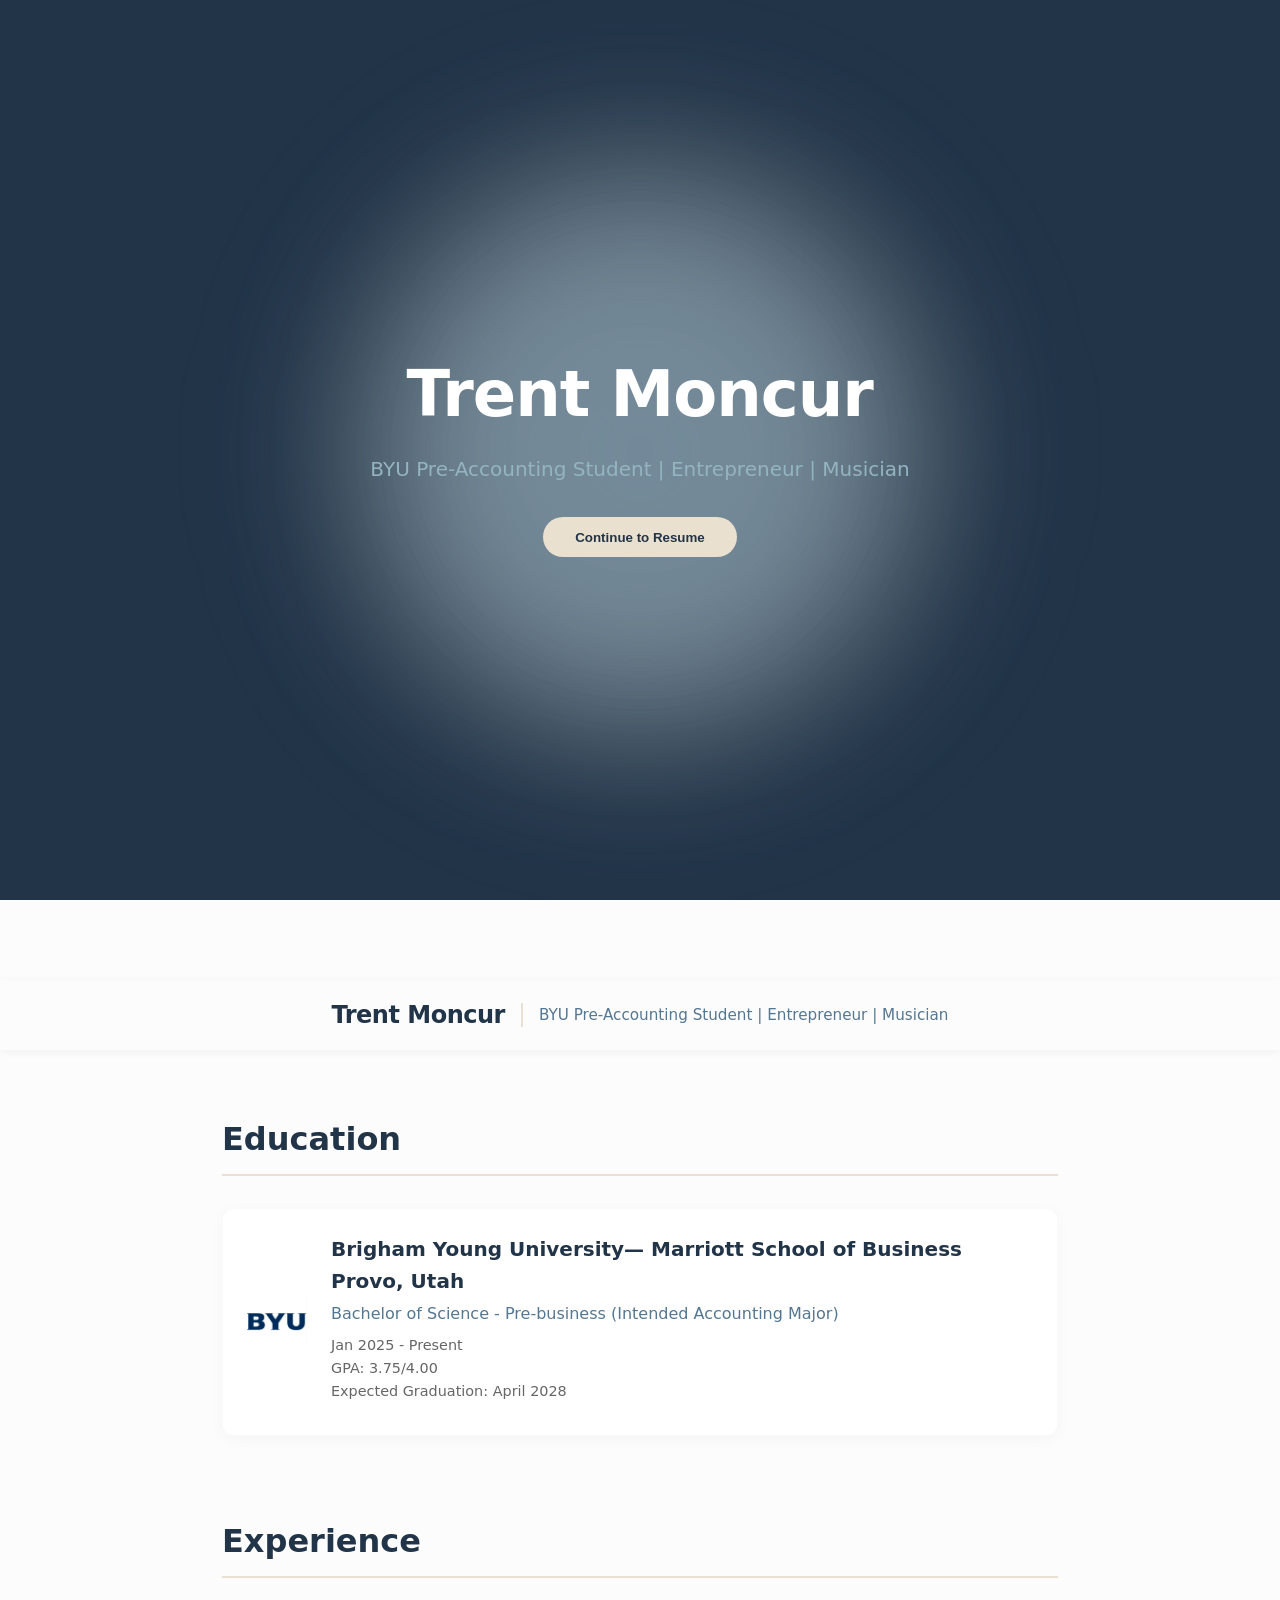
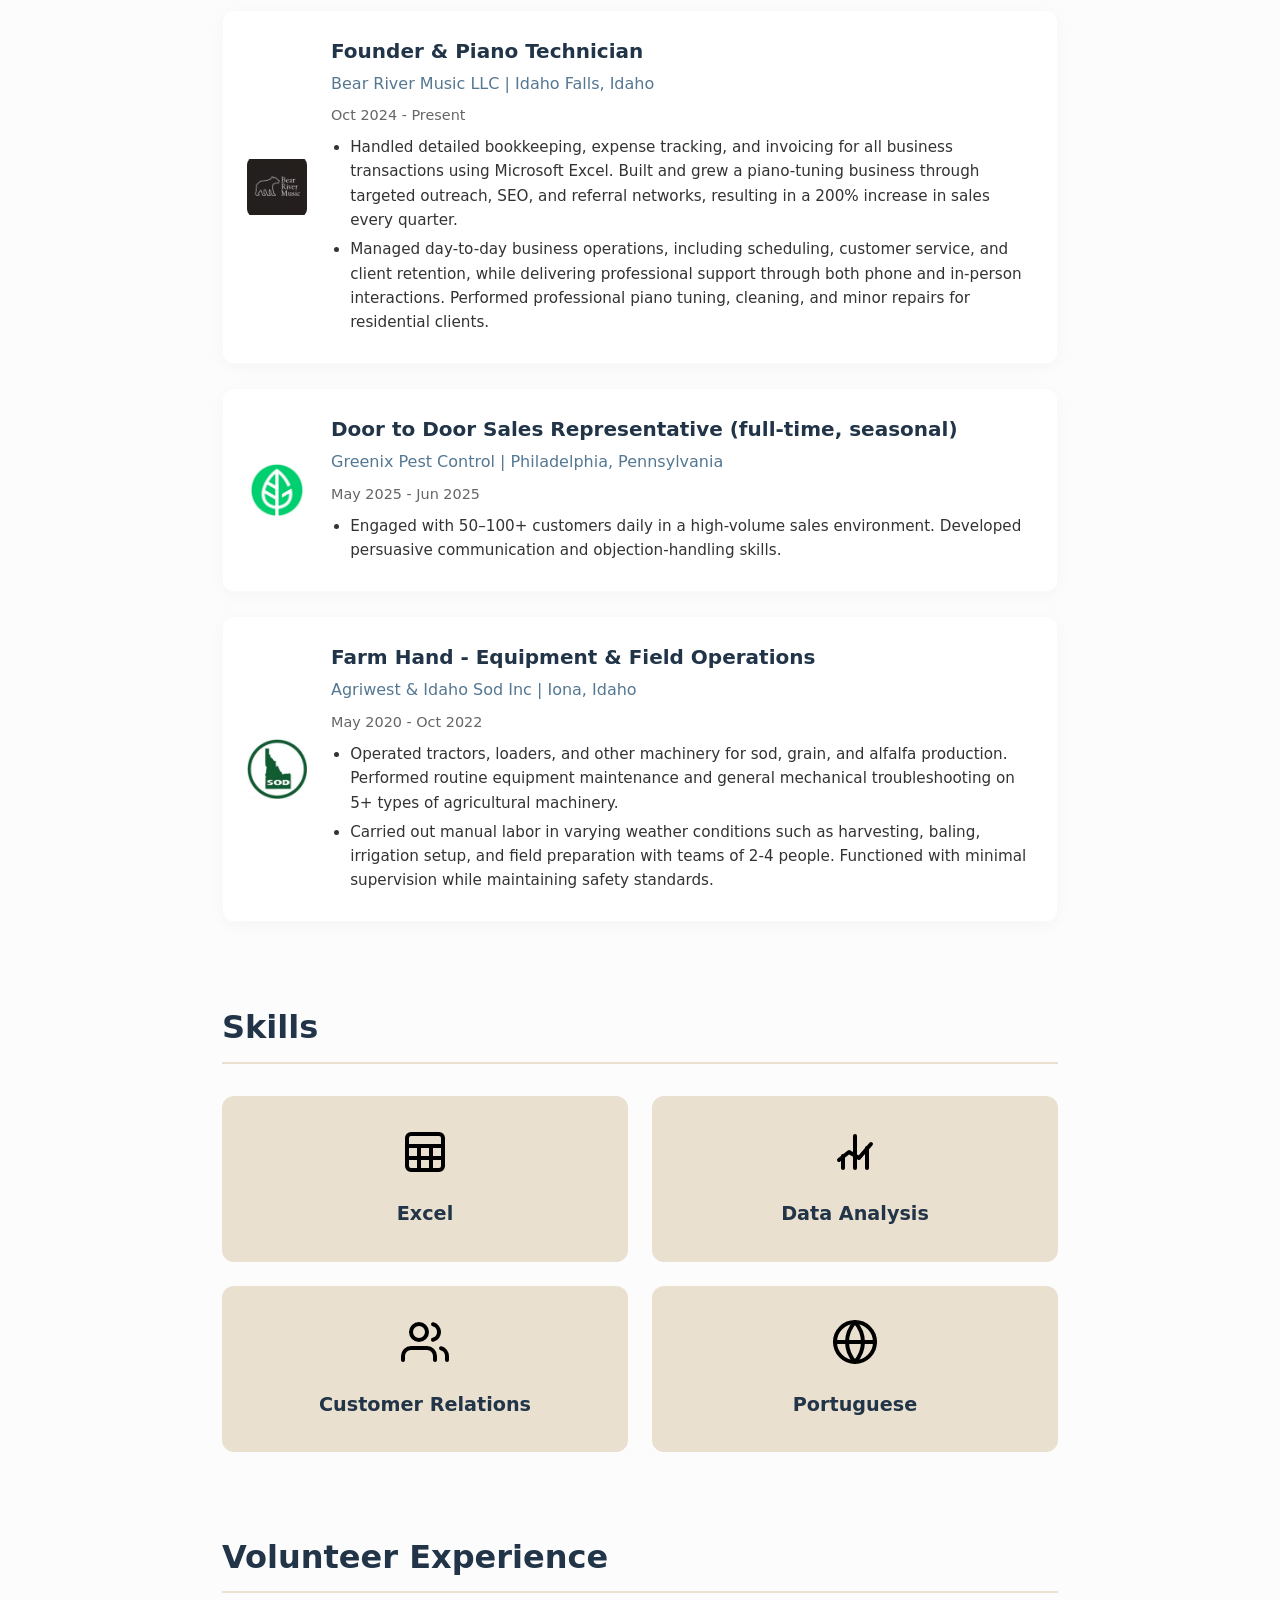
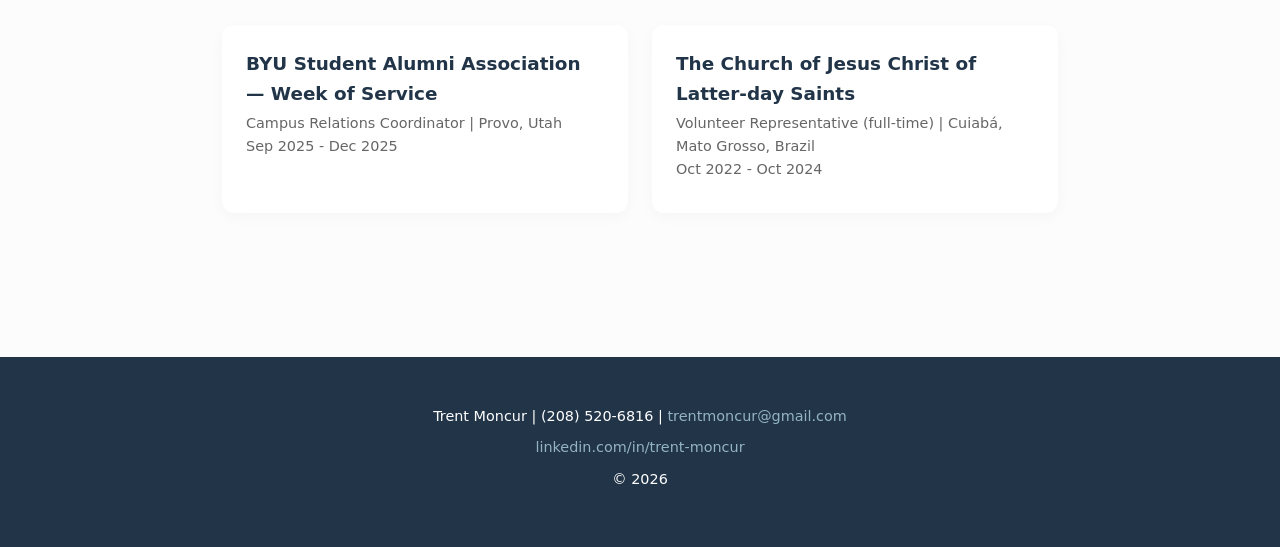
<file: index.html>
<!DOCTYPE html>
<html lang="en">

<head>
    <meta charset="UTF-8">
    <meta name="viewport" content="width=device-width, initial-scale=1.0">
    <title>Trent Moncur | Resume</title>
    <link rel="stylesheet" href="styles.css">
</head>

<body>

    <!-- HERO SECTION -->
    <section id="hero">
        <div class="blobs-container">
            <div class="blob blob-1"></div>
            <div class="blob blob-2"></div>
            <div class="blob blob-3"></div>
        </div>

        <div class="hero-content">
            <div class="intro-animation">
                <div class="shape shape-circle"></div>
                <div class="shape shape-square"></div>
                <div class="shape shape-triangle"></div>
            </div>
            <h1 class="name-text">Trent Moncur</h1>
            <p class="subtitle">BYU Pre-Accounting Student | Entrepreneur | Musician</p>
            <button id="continue-btn" class="btn-primary">Continue to Resume</button>
        </div>
    </section>

    <!-- HEADER -->
    <header>
        <div class="header-content">
            <h2>Trent Moncur</h2>
            <span class="header-subtitle">BYU Pre-Accounting Student | Entrepreneur | Musician</span>
        </div>
    </header>

    <main>
        <!-- EDUCATION SECTION -->
        <section id="education">
            <h2 class="section-title">Education</h2>

            <div class="listing open-modal" data-modal-id="byu-education">
                <div class="listing-logo-container">
                    <img src="assets/logos/BYUlogo.png" alt="BYU Logo">
                </div>
                <div class="listing-info">
                    <h3>Brigham Young University— Marriott School of Business Provo, Utah</h3>
                    <h4>Bachelor of Science - Pre-business (Intended Accounting Major)</h4>
                    <div class="listing-meta">
                        Jan 2025 - Present <br>
                        GPA: 3.75/4.00 <br>
                        Expected Graduation: April 2028
                    </div>
                </div>
            </div>
        </section>

        <!-- EXPERIENCE SECTION -->
        <section id="experience">
            <h2 class="section-title">Experience</h2>

            <!-- Bear River Music -->
            <div class="listing open-modal" data-modal-id="exp-bear-river">
                <div class="listing-logo-container">
                    <img src="assets/logos/BRMlogo.png" alt="Bear River Music Logo">
                </div>
                <div class="listing-info">
                    <h3>Founder & Piano Technician</h3>
                    <h4>Bear River Music LLC | Idaho Falls, Idaho</h4>
                    <div class="listing-meta">Oct 2024 - Present</div>
                    <ul>
                        <li>Handled detailed bookkeeping, expense tracking, and invoicing for all business transactions
                            using Microsoft Excel. Built and grew a piano-tuning business through targeted outreach,
                            SEO, and referral networks, resulting in a 200% increase in sales every quarter.</li>
                        <li>Managed day-to-day business operations, including scheduling, customer service, and client
                            retention, while delivering professional support through both phone and in-person
                            interactions. Performed professional piano tuning, cleaning, and minor repairs for
                            residential clients.</li>
                    </ul>
                </div>
            </div>

            <!-- Greenix Pest Control -->
            <div class="listing open-modal" data-modal-id="exp-greenix">
                <div class="listing-logo-container">
                    <img src="assets/logos/GNXlogo.png" alt="Greenix Logo">
                </div>
                <div class="listing-info">
                    <h3>Door to Door Sales Representative (full-time, seasonal)</h3>
                    <h4>Greenix Pest Control | Philadelphia, Pennsylvania</h4>
                    <div class="listing-meta">May 2025 - Jun 2025</div>
                    <ul>
                        <li>Engaged with 50–100+ customers daily in a high-volume sales environment. Developed
                            persuasive communication and objection-handling skills.</li>
                    </ul>
                </div>
            </div>

            <!-- Agriwest & Idaho Sod Inc -->
            <div class="listing open-modal" data-modal-id="exp-agriwest">
                <div class="listing-logo-container">
                    <img src="assets/logos/ISlogo.png" alt="Agriwest Logo">
                </div>
                <div class="listing-info">
                    <h3>Farm Hand - Equipment & Field Operations</h3>
                    <h4>Agriwest & Idaho Sod Inc | Iona, Idaho</h4>
                    <div class="listing-meta">May 2020 - Oct 2022</div>
                    <ul>
                        <li>Operated tractors, loaders, and other machinery for sod, grain, and alfalfa production.
                            Performed routine equipment maintenance and general mechanical troubleshooting on 5+ types
                            of agricultural machinery.</li>
                        <li>Carried out manual labor in varying weather conditions such as harvesting, baling,
                            irrigation setup, and field preparation with teams of 2-4 people. Functioned with minimal
                            supervision while maintaining safety standards.</li>
                    </ul>
                </div>
            </div>
        </section>

        <!-- SKILLS SECTION -->
        <section id="skills">
            <h2 class="section-title">Skills</h2>
            <div class="skills-grid">

                <!-- Excel -->
                <div class="skill-card">
                    <img src="assets/icons/excel.svg" alt="Excel Icon"
                        style="width: 48px; height: 48px; margin-bottom: 1rem;">
                    <h3>Excel</h3>
                    <div class="skill-dropdown">
                        <ul>
                            <li>Built financial reports for Bear River Music</li>
                            <li>Automated workflows using formulas, data validation, and VBA</li>
                            <li>Created organized databases for client and project management</li>
                        </ul>
                    </div>
                </div>

                <!-- Data Analysis -->
                <div class="skill-card">
                    <img src="assets/icons/data.svg" alt="Data Analysis Icon"
                        style="width: 48px; height: 48px; margin-bottom: 1rem;">
                    <h3>Data Analysis</h3>
                    <div class="skill-dropdown">
                        <ul>
                            <li>Interpreted operational and financial data to support decision-making</li>
                            <li>Built dashboards and visualizations for clarity and insights</li>
                            <li>Identified trends and patterns to improve workflows</li>
                        </ul>
                    </div>
                </div>

                <!-- Customer Relations -->
                <div class="skill-card">
                    <img src="assets/icons/customer.svg" alt="Customer Relations Icon"
                        style="width: 48px; height: 48px; margin-bottom: 1rem;">
                    <h3>Customer Relations</h3>
                    <div class="skill-dropdown">
                        <ul>
                            <li>Clear communication</li>
                            <li>Relationship building</li>
                            <li>Client education</li>
                            <li>Handling difficult interactions</li>
                        </ul>
                    </div>
                </div>

                <!-- Portuguese -->
                <div class="skill-card">
                    <img src="assets/icons/portuguese.svg" alt="Portuguese Icon"
                        style="width: 48px; height: 48px; margin-bottom: 1rem;">
                    <h3>Portuguese</h3>
                    <div class="skill-dropdown">
                        <ul>
                            <li>Fluent speaking, reading, and writing</li>
                            <li>Used daily in cross-cultural teaching and communication</li>
                            <li>Navigate complex conversations with clarity and empathy</li>
                        </ul>
                    </div>
                </div>

            </div>
        </section>

        <!-- VOLUNTEER EXPERIENCE SECTION -->
        <section id="volunteer">
            <h2 class="section-title">Volunteer Experience</h2>
            <div class="volunteer-grid">

                <!-- BYU Alumni -->
                <div class="volunteer-card">
                    <h3>BYU Student Alumni Association — Week of Service</h3>
                    <p>Campus Relations Coordinator | Provo, Utah<br>Sep 2025 - Dec 2025</p>
                    <div class="volunteer-dropdown">
                        <div class="volunteer-photos">
                            <img src="assets/photos/cougstival.png" alt="Cougstival Service project">
                            <img src="assets/photos/service.png" alt="Doing service">
                        </div>
                        <ul>
                            <li>Collaborated with a team of 8 volunteers to plan and execute a week-long campus service
                                initiative involving 750+ students & alumni</li>
                            <li>Coordinated with leaders from 40 different campus organizations to design and implement
                                service opportunities</li>
                            <li>Facilitated communication and alignment across all participating groups</li>
                        </ul>
                    </div>
                </div>

                <!-- Church of Jesus Christ -->
                <div class="volunteer-card">
                    <h3>The Church of Jesus Christ of Latter-day Saints</h3>
                    <p>Volunteer Representative (full-time) | Cuiabá, Mato Grosso, Brazil<br>Oct 2022 - Oct 2024</p>
                    <div class="volunteer-dropdown">
                        <div class="volunteer-photos">
                            <img src="assets/photos/brazilPhone.jpg" alt="Missionary attire">
                            <img src="assets/photos/zone.jpg" alt="Leading a group">
                        </div>
                        <ul>
                            <li>Led community outreach efforts and taught individuals in Portuguese</li>
                            <li>Trained and developed teams of 10–20 volunteers, offering feedback, instruction, and
                                support to help meet weekly goals</li>
                        </ul>
                    </div>
                </div>

            </div>
        </section>
    </main>

    <!-- FOOTER -->
    <footer>
        <p>Trent Moncur | (208) 520-6816 | <a href="mailto:trentmoncur@gmail.com">trentmoncur@gmail.com</a></p>
        <p><a href="https://www.linkedin.com/in/trent-moncur/" target="_blank">linkedin.com/in/trent-moncur</a></p>
        <p>&copy; 2026</p>
    </footer>

    <!-- MODAL OVERLAY -->
    <div class="modal-overlay" id="modal-overlay">
        <div class="modal-content">
            <button class="close-btn" aria-label="Close modal">&times;</button>
            <div class="modal-body" id="modal-body">
                <!-- Content injected by JavaScript -->
            </div>
        </div>
    </div>

    <script src="script.js"></script>
</body>

</html>
</file>
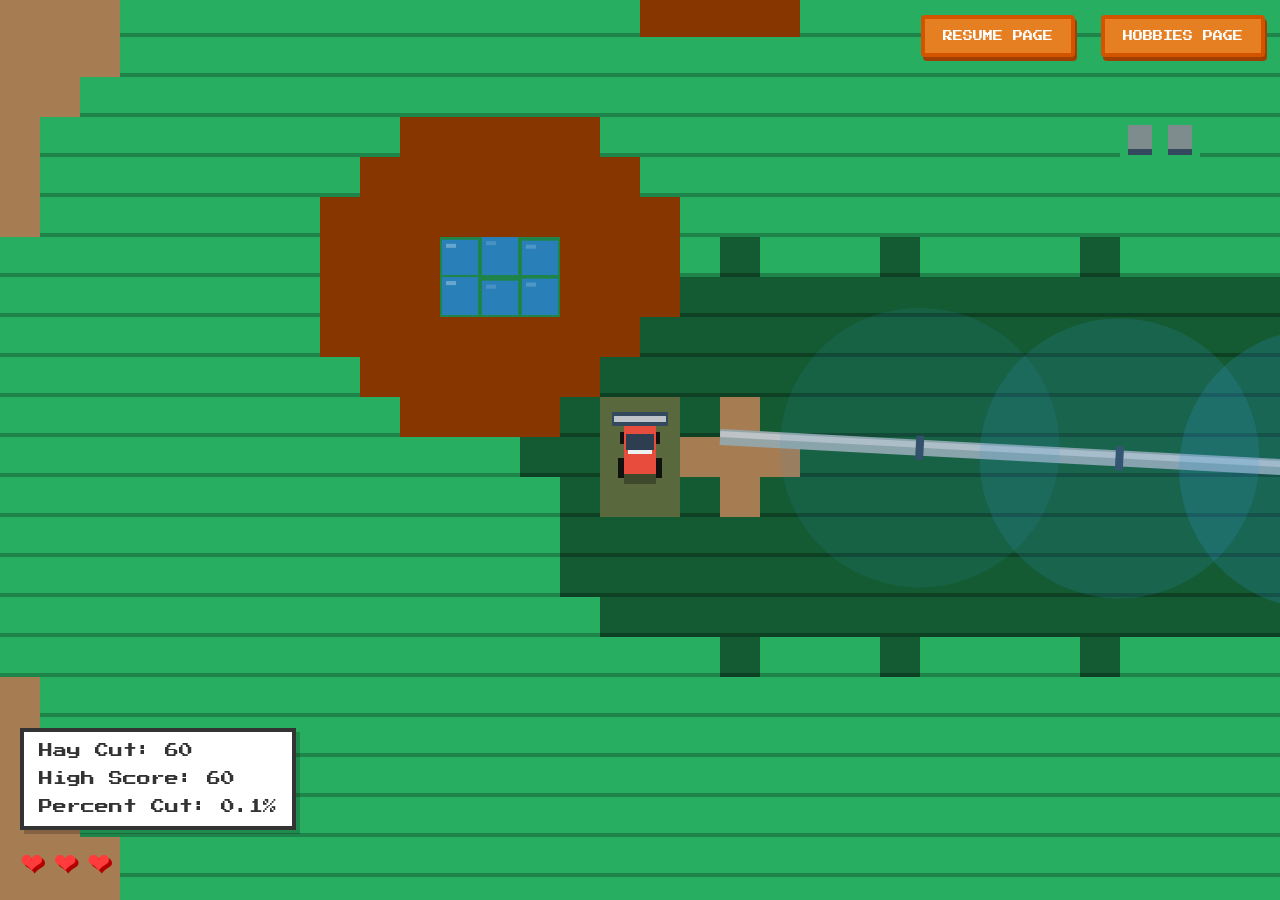
<file: game.html>
<!DOCTYPE html>
<html lang="en">
<head>
  <meta charset="UTF-8">
  <meta name="viewport" content="width=device-width, initial-scale=1.0">
  <title>Tractor Swather</title>
  <link rel="stylesheet" href="game.css">
</head>
<body>
  <!-- Navigation Header -->
  <header class="game-header">
    <nav>
      <a href="index.html" class="nav-btn">Resume Page</a>
      <a href="hobbies.html" class="nav-btn">Hobbies Page</a>
    </nav>
  </header>

  <!-- Damage Overlay -->
  <div id="damage-overlay" class="damage-flash"></div>

  <!-- HUD Overlay -->
  <div class="hud">
    <div class="score-container">
      Hay Cut: <span id="score">0</span>
      <br><br>
      High Score: <span id="high-score">0</span>
      <br><br>
      Percent Cut: <span id="percent-cut">0.0</span>%
    </div>
    <div class="lives-container" id="lives">
      <!-- Hearts populated by JS -->
    </div>
  </div>

  <!-- Main Game Canvas -->
  <canvas id="gameCanvas"></canvas>

  <!-- Tractor Stuck Modal -->
  <div id="stuck-modal" class="overlay hidden">
    <h2 style="color: #3498db; text-shadow: 6px 6px 0px #2980b9;">Tractor Stuck!</h2>
    <p>Do you want to call for help? (Lose one life)</p>
    <button id="get-help-btn" class="nav-btn">Get Help</button>
  </div>

  <!-- Game Over Screen -->
  <div id="game-over" class="overlay hidden">
    <h2 id="game-over-title">Game Over</h2>
    <p>You swathed <span id="final-score">0</span> square feet of hay!</p>
    <canvas id="pie-chart" width="100" height="100" style="margin-bottom: 25px; border: 4px solid white; box-shadow: 4px 4px 0px rgba(0,0,0,0.5);"></canvas>
    <button id="restart-btn" class="nav-btn">Restart</button>
  </div>

  <script src="game.js"></script>
</body>
</html>
</file>
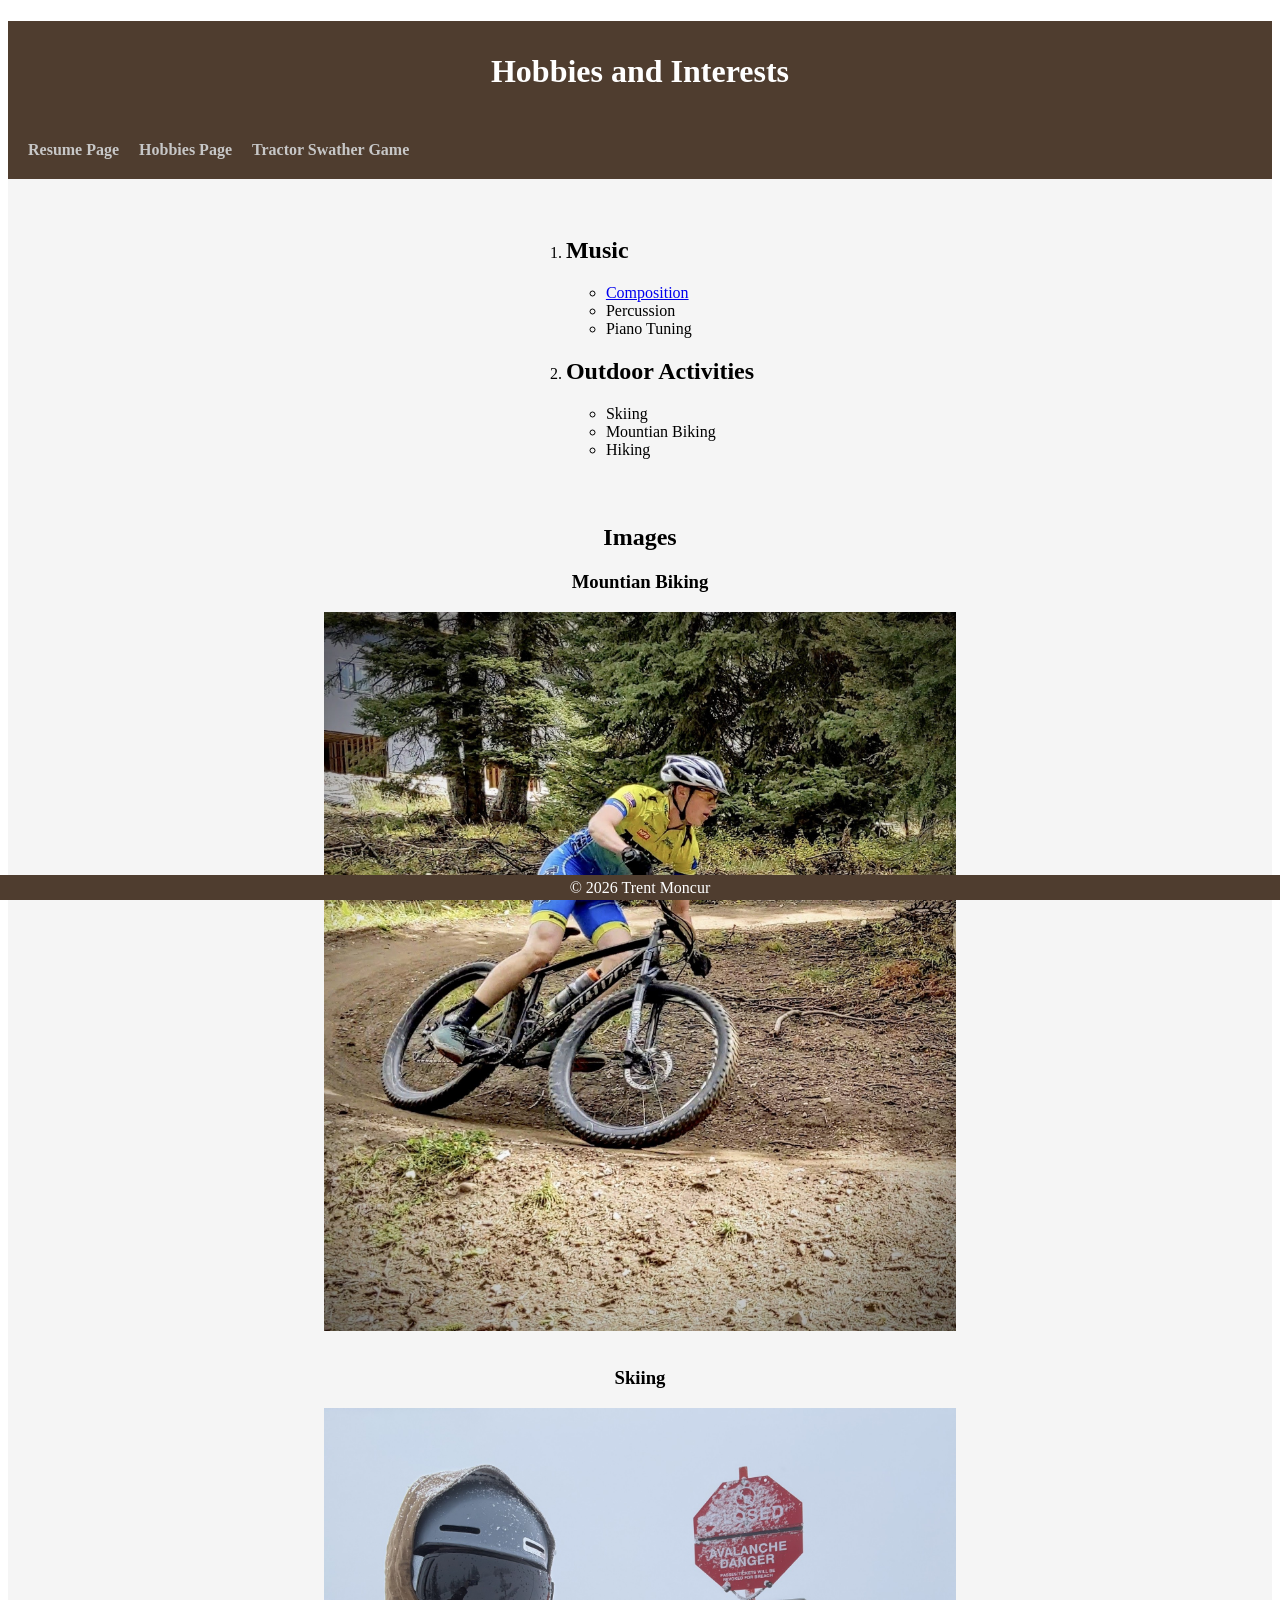
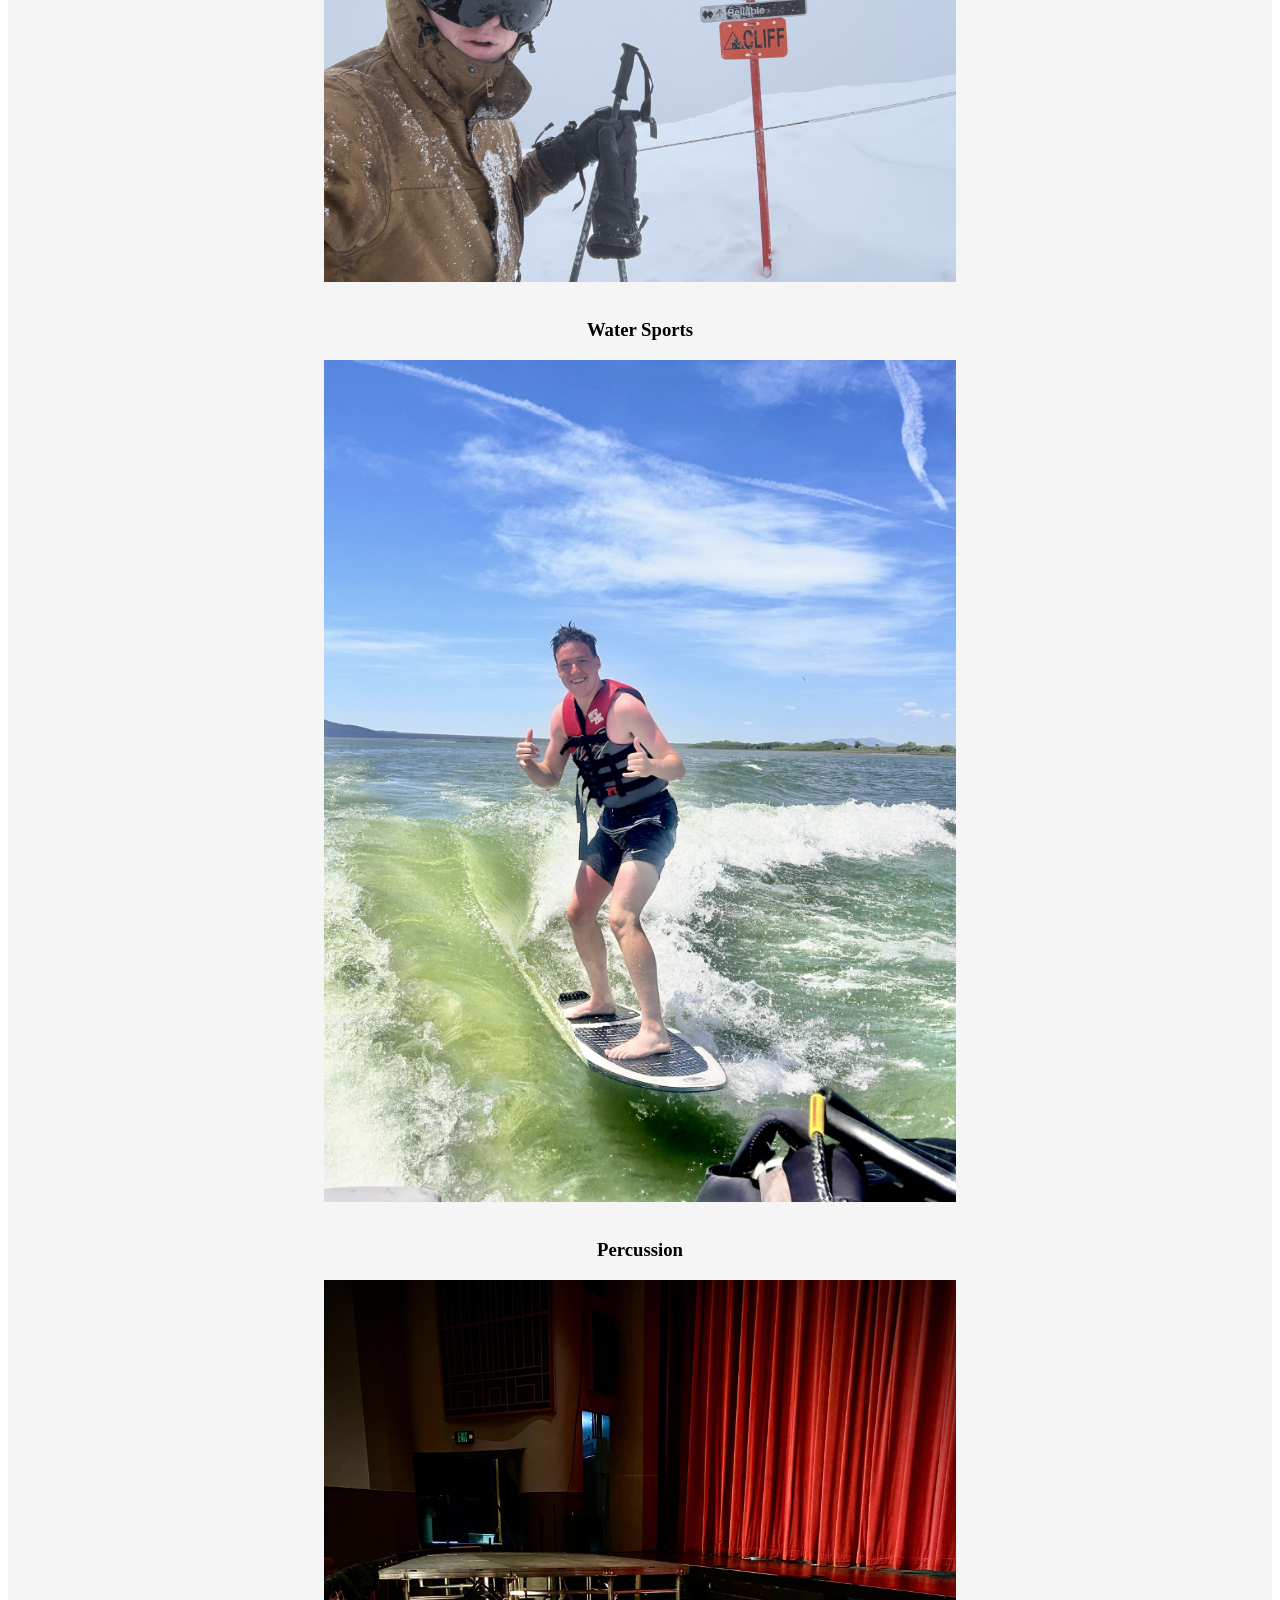
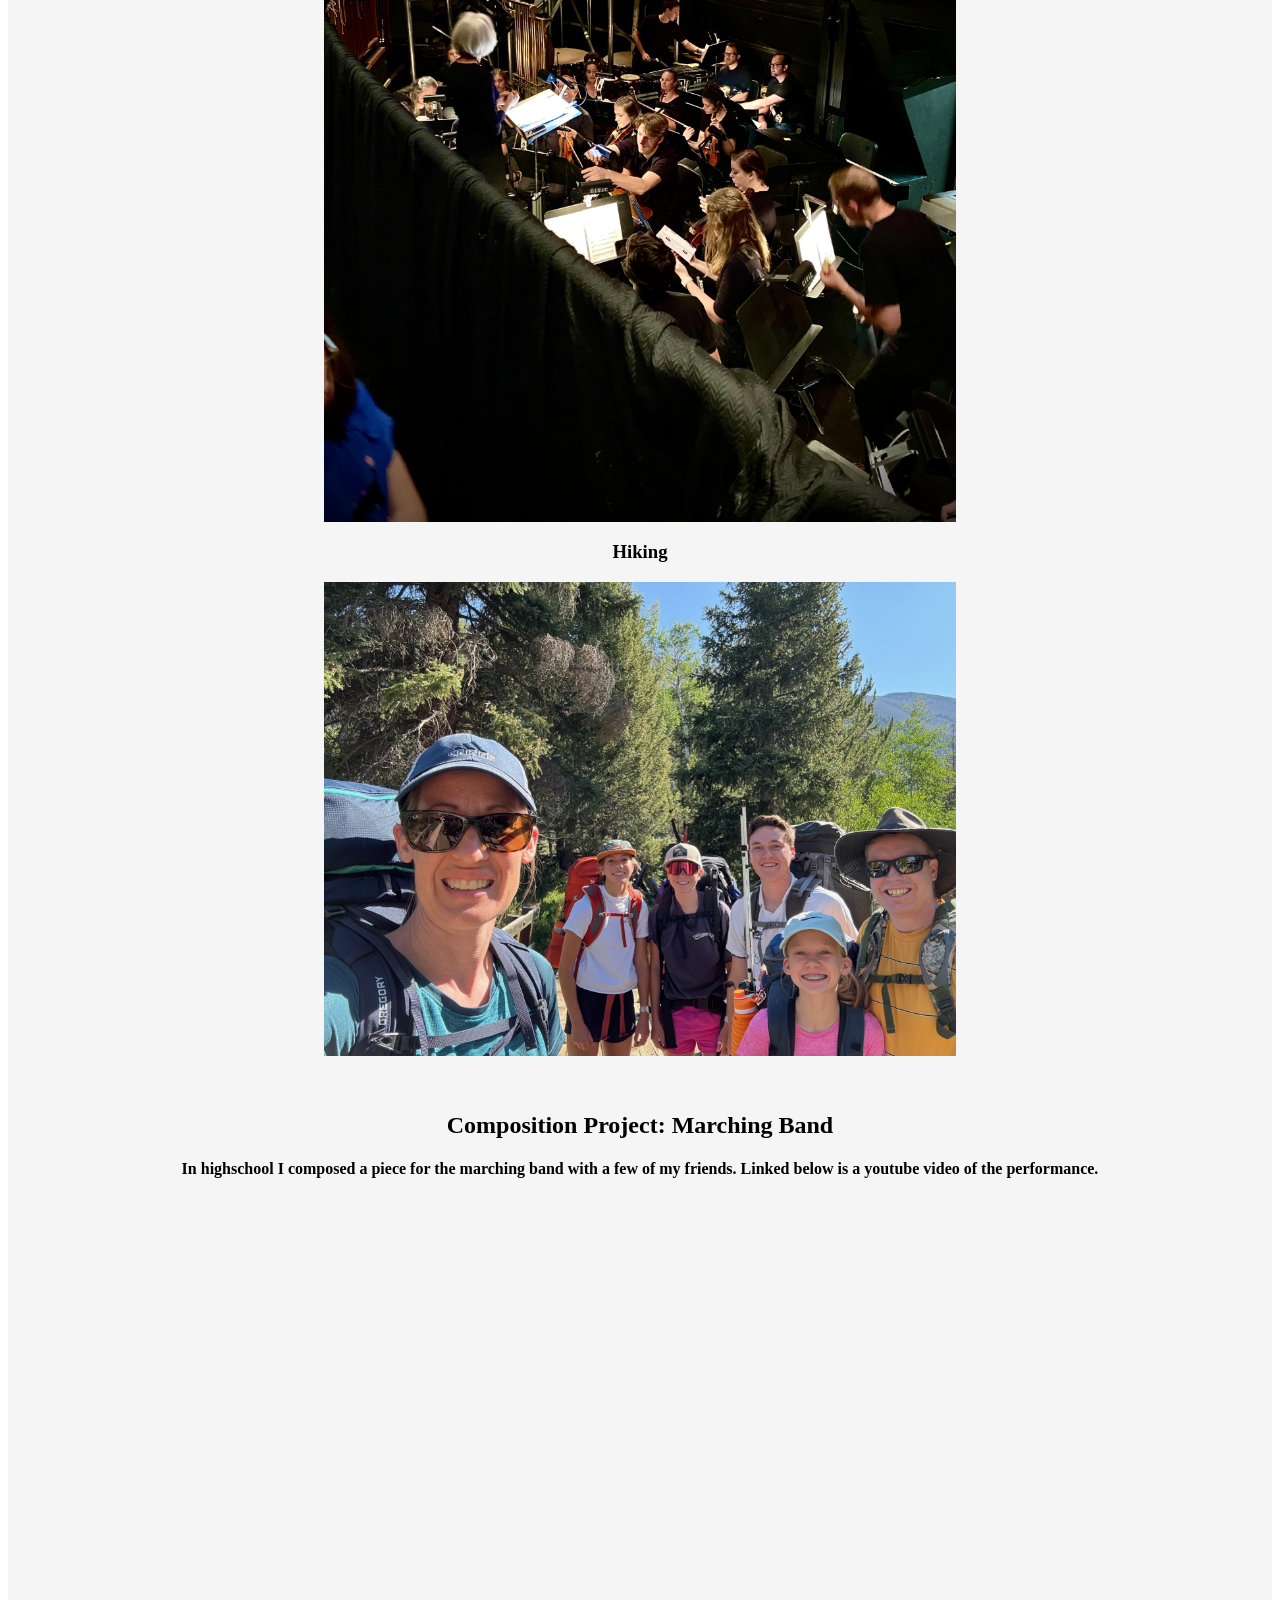
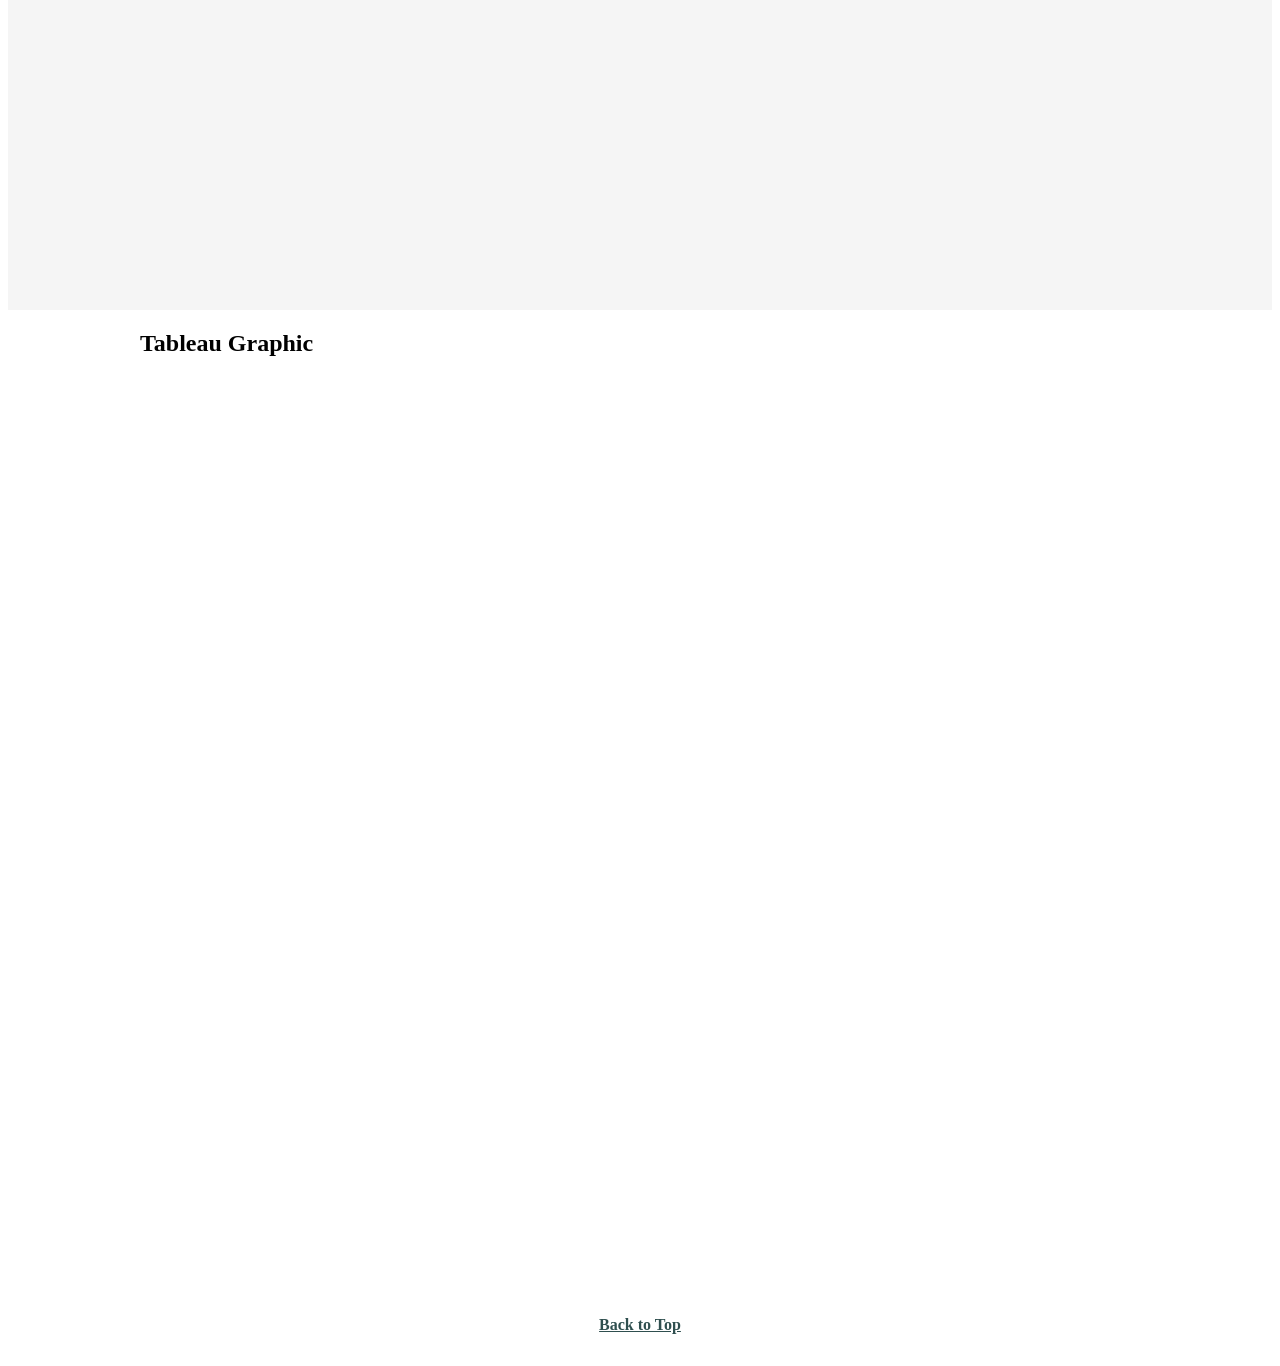
<file: hobbies.html>
<!DOCTYPE html>
<html lang="en">

<head>
    <meta charset="UTF-8">
    <meta name="viewport" content="width=device-width, initial-scale=1.0">
    <title>Document</title>
    <link rel="stylesheet" type="text/css" href="hobStyl.css">

</head>

<body id="top">
    <div class="common header">
        <h1>Hobbies and Interests</h1>
    </div>
    <div>
        <nav class="common">
            <a href="index.html">Resume Page</a>
            <a href="#">Hobbies Page</a>
            <a href="game.html">Tractor Swather Game</a>
        </nav>
    </div>
    <div class="common mainbody">
        <br>
        <ol>
            <li>
                <h2>Music</h2>
                <ul>
                    <li>
                        <a href="#youtube-video">Composition</a>
                    </li>
                    <li>
                        Percussion
                    </li>
                    <li>
                        Piano Tuning
                    </li>
                </ul>
            </li>
            <li>
                <h2>Outdoor Activities</h2>
                <ul>
                    <li>
                        Skiing
                    </li>
                    <li>
                        Mountian Biking
                    </li>
                    <li>
                        Hiking
                    </li>
                </ul>
            </li>
        </ol>

        <h2>Images </h2>
        <h3> Mountian Biking</h3>
        <img src="assets/photos/nica.jpg" alt="Mountain Biking">
        <br>
        <h3> Skiing</h3>
        <img src="assets/photos/ski.jpg" alt="Skiing">
        <br>
        <h3> Water Sports</h3>
        <img src="assets/photos/surf.jpg" alt="Water Sports">
        <br>
        <h3> Percussion</h3>
        <img src="assets/photos/perc.jpg" alt="Percussion">
        <h3> Hiking</h3>
        <img src="assets/photos/hike.jpg" alt="Hiking">

        <br><br>
        <h2 id="youtube-video">Composition Project: Marching Band</h2>
        <h4>In highschool I composed a piece for the marching band with a few of my friends. Linked below is a youtube
            video of the performance. </h4>
        <div style="position: relative; padding-bottom: 56.25%; height: 0;">
            <iframe src="https://www.youtube.com/embed/ksZoncIkxHU?si=6IURk-_eRjBGE719"
                style="position: absolute; top: 0; left: 0; width: 100%; height: 100%;" frameborder="0" allowfullscreen>
            </iframe>
        </div>
    </div>
    <div class='tableauPlaceholder' id='viz1776309957476' style='position: relative'>
        <h2>Tableau Graphic</h2>
        <noscript>
            <a href='https:&#47;&#47;www.tableau.com&#47;'>
                <img alt=' '
                    src='https:&#47;&#47;public.tableau.com&#47;static&#47;images&#47;R5&#47;R5T8W35HD&#47;1_rss.png'
                    style='border: none' />
            </a>
        </noscript><object class='tableauViz' style='display:none;'>
            <param name='host_url' value='https%3A%2F%2Fpublic.tableau.com%2F' />
            <param name='embed_code_version' value='3' />
            <param name='path' value='shared&#47;R5T8W35HD' />
            <param name='toolbar' value='yes' />
            <param name='static_image'
                value='https:&#47;&#47;public.tableau.com&#47;static&#47;images&#47;R5&#47;R5T8W35HD&#47;1.png' />
            <param name='animate_transition' value='yes' />
            <param name='display_static_image' value='yes' />
            <param name='display_spinner' value='yes' />
            <param name='display_overlay' value='yes' />
            <param name='display_count' value='yes' />
            <param name='tabs' value='yes' />
        </object>
    </div>
    <script type='text/javascript'>
        var divElement = document.getElementById('viz1776309957476');
        var vizElement = divElement.getElementsByTagName('object')[0];
        vizElement.style.width = '1000px';
        vizElement.style.height = '950px';
        var scriptElement = document.createElement('script');
        scriptElement.src = 'https://public.tableau.com/javascripts/api/viz_v1.js';
        vizElement.parentNode.insertBefore(scriptElement, vizElement);
    </script>
    <br><br>

    <div style="text-align: center; margin-bottom: 2rem;">
        <a href="#top" style="font-weight: bold; color: darkslategray; text-decoration: underline;">Back to Top</a>
    </div>
    <div class="common footer">&copy; 2026 Trent Moncur</div>

</body>

</html>
</file>
<file: styles.css>
:root {
  --primary-dark: #213448;
  --medium-blue: #547792;
  --light-blue: #94B4C1;
  --tan: #EAE0CF;
  
  --bg-color: #fcfcfc;
  --text-color: #333;
  --muted-text: #666;
  
  --font-stack: system-ui, -apple-system, BlinkMacSystemFont, "Segoe UI", Roboto, "Helvetica Neue", Arial, sans-serif;
}

* {
  box-sizing: border-box;
  margin: 0;
  padding: 0;
}

html {
  font-family: var(--font-stack);
  scroll-behavior: smooth;
  color: var(--text-color);
  background-color: var(--bg-color);
}

body {
  line-height: 1.6;
  overflow-x: hidden;
}

/* === HERO SECTION === */
#hero {
  position: relative;
  height: 100vh;
  display: flex;
  flex-direction: column;
  justify-content: center;
  align-items: center;
  text-align: center;
  background-color: var(--primary-dark);
  color: #fff;
  overflow: hidden;
  transition: height 1s cubic-bezier(0.7, 0, 0.3, 1);
}

#hero.collapsed {
  height: 0;
  pointer-events: none;
}

/* Dynamic Fluid Blobs */
.blobs-container {
  position: absolute;
  top: 0; left: 0; right: 0; bottom: 0;
  overflow: hidden;
  z-index: 1;
  pointer-events: none;
}

.blob {
  position: absolute;
  top: 0; left: 0;
  border-radius: 50%;
  filter: blur(80px);
  will-change: transform;
}

.blob-1 {
  width: 500px; height: 500px;
  background-color: rgba(148, 180, 193, 0.5); /* light-blue */
}

.blob-2 {
  width: 400px; height: 400px;
  background-color: rgba(84, 119, 146, 0.5); /* medium-blue */
}

.blob-3 {
  width: 600px; height: 600px;
  background-color: rgba(234, 224, 207, 0.2); /* tan */
}

.hero-content {
  position: relative;
  z-index: 2;
}

/* --- Intro Animation (Shapes to Name) --- */
.intro-animation {
  position: absolute;
  top: 50%; left: 50%;
  transform: translate(-50%, -50%);
  z-index: 10;
}

.shape {
  position: absolute;
  top: 50%; left: 50%;
  margin-top: -20px;
  margin-left: -20px;
  opacity: 0;
}

.shape-circle {
  width: 40px; height: 40px;
  background: var(--tan);
  border-radius: 50%;
  animation: flyInCircle 1.6s cubic-bezier(0.7, 0, 0.3, 1) forwards;
}

.shape-square {
  width: 40px; height: 40px;
  background: var(--light-blue);
  animation: flyInSquare 1.6s cubic-bezier(0.7, 0, 0.3, 1) forwards;
}

.shape-triangle {
  width: 0; height: 0;
  border-left: 20px solid transparent;
  border-right: 20px solid transparent;
  border-bottom: 40px solid var(--medium-blue);
  background: transparent;
  animation: flyInTriangle 1.6s cubic-bezier(0.7, 0, 0.3, 1) forwards;
}

@keyframes flyInCircle {
  0% { transform: translate(-150px, -100px) scale(0) rotate(0deg); opacity: 0; }
  35% { transform: translate(-60px, -40px) scale(1.5) rotate(180deg); opacity: 1; }
  65% { transform: translate(0px, 0px) scale(1.3) rotate(360deg); opacity: 1; }
  85% { transform: translate(0px, 0px) scale(0); opacity: 0; }
  100% { transform: translate(0px, 0px) scale(0); opacity: 0; }
}

@keyframes flyInSquare {
  0% { transform: translate(150px, -100px) scale(0) rotate(0deg); opacity: 0; }
  35% { transform: translate(60px, -40px) scale(1.5) rotate(-180deg); opacity: 1; }
  65% { transform: translate(0px, 0px) scale(1.3) rotate(-360deg); opacity: 1; }
  85% { transform: translate(0px, 0px) scale(0); opacity: 0; }
  100% { transform: translate(0px, 0px) scale(0); opacity: 0; }
}

@keyframes flyInTriangle {
  0% { transform: translate(0px, 150px) scale(0) rotate(0deg); opacity: 0; }
  35% { transform: translate(0px, 60px) scale(1.5) rotate(180deg); opacity: 1; }
  65% { transform: translate(0px, 0px) scale(1.3) rotate(360deg); opacity: 1; }
  85% { transform: translate(0px, 0px) scale(0); opacity: 0; }
  100% { transform: translate(0px, 0px) scale(0); opacity: 0; }
}

/* --- OUTRO ANIMATION (Morph to Header) --- */
.hero-collapsing .name-text {
  animation: popOutName 0.4s forwards;
}

.hero-collapsing .subtitle,
.hero-collapsing .btn-primary {
  animation: fadeOutDown 0.4s forwards;
}

.hero-collapsing .shape {
  animation: none; /* override initial */
  opacity: 0;
}

.hero-collapsing .shape-circle {
  animation: swirlUpCircle 1s cubic-bezier(0.5, 0, 0.2, 1) 0.3s forwards;
}

.hero-collapsing .shape-square {
  animation: swirlUpSquare 1s cubic-bezier(0.5, 0, 0.2, 1) 0.3s forwards;
}

.hero-collapsing .shape-triangle {
  animation: swirlUpTriangle 1s cubic-bezier(0.5, 0, 0.2, 1) 0.3s forwards;
}

@keyframes popOutName {
  0% { opacity: 1; transform: scale(1); filter: blur(0px); }
  100% { opacity: 0; transform: scale(0.5); filter: blur(10px); }
}

@keyframes fadeOutDown {
  from { opacity: 1; transform: translateY(0); }
  to { opacity: 0; transform: translateY(20px); }
}

@keyframes swirlUpCircle {
  0% { transform: translate(0px, 0px) scale(0); opacity: 0; filter: blur(5px); }
  30% { transform: translate(-60px, -30px) scale(1.5) rotate(-90deg); opacity: 1; filter: blur(0px); }
  100% { transform: translate(0px, -45vh) scale(0.2) rotate(180deg); opacity: 0; }
}

@keyframes swirlUpSquare {
  0% { transform: translate(0px, 0px) scale(0); opacity: 0; filter: blur(5px); }
  30% { transform: translate(60px, -30px) scale(1.5) rotate(90deg); opacity: 1; filter: blur(0px); }
  100% { transform: translate(0px, -45vh) scale(0.2) rotate(-180deg); opacity: 0; }
}

@keyframes swirlUpTriangle {
  0% { transform: translate(0px, 0px) scale(0); opacity: 0; filter: blur(5px); }
  30% { transform: translate(0px, 60px) scale(1.5) rotate(180deg); opacity: 1; filter: blur(0px); }
  100% { transform: translate(0px, -45vh) scale(0.2) rotate(360deg); opacity: 0; }
}

.name-text {
  font-size: 4rem;
  font-weight: 700;
  letter-spacing: -1px;
  margin-bottom: 0.5rem;
  opacity: 0;
  transform: scale(0.8);
  animation: popName 1.2s cubic-bezier(0.2, 1, 0.3, 1) 1.4s forwards;
}

.subtitle {
  font-size: 1.25rem;
  color: var(--light-blue);
  margin-bottom: 2rem;
  font-weight: 300;
  opacity: 0;
  animation: fadeUp 1s ease 1.7s forwards;
}

.btn-primary {
  display: inline-block;
  background-color: var(--tan);
  color: var(--primary-dark);
  padding: 0.8rem 2rem;
  border-radius: 30px;
  text-decoration: none;
  font-weight: 600;
  transition: transform 0.2s, box-shadow 0.2s, background-color 0.2s;
  cursor: pointer;
  border: none;
  opacity: 0;
  animation: fadeUp 1s ease 1.9s forwards;
}

.btn-primary:hover {
  transform: translateY(-2px);
  box-shadow: 0 4px 12px rgba(0,0,0,0.2);
  background-color: #fff;
}

@keyframes popName {
  0% { opacity: 0; transform: scale(0.8); filter: blur(10px); }
  50% { opacity: 1; transform: scale(1.05); filter: blur(0px); }
  100% { opacity: 1; transform: scale(1); filter: blur(0px); }
}

@keyframes fadeUp {
  from { opacity: 0; transform: translateY(20px); }
  to { opacity: 1; transform: translateY(0); }
}

/* === HEADER === */
header {
  position: sticky;
  top: 0;
  width: 100%;
  background-color: rgba(252, 252, 252, 0.95);
  backdrop-filter: blur(10px);
  padding: 1rem 2rem;
  box-shadow: 0 2px 10px rgba(0,0,0,0.05);
  z-index: 100;
  display: flex;
  justify-content: center;
  align-items: center;
}

.header-content {
  display: flex;
  flex-direction: row;
  align-items: center;
  gap: 1rem;
}

header h2 {
  font-size: 1.5rem;
  color: var(--primary-dark);
  font-weight: 700;
  letter-spacing: -0.5px;
  margin: 0;
}

.header-subtitle {
  font-size: 0.95rem;
  color: var(--medium-blue);
  font-weight: 500;
  border-left: 2px solid var(--tan);
  padding-left: 1rem;
}

/* === MAIN CONTENT LAYOUT === */
main {
  max-width: 900px;
  margin: 0 auto;
  padding: 4rem 2rem;
}

section {
  margin-bottom: 5rem;
  scroll-margin-top: 100px; /* Accounts for sticky header offset */
}

.section-title {
  font-size: 2rem;
  color: var(--primary-dark);
  border-bottom: 2px solid var(--tan);
  padding-bottom: 0.5rem;
  margin-bottom: 2rem;
}

/* === LISTINGS (Education & Experience) === */
.listing {
  display: flex;
  align-items: center;
  padding: 1.5rem;
  border-radius: 12px;
  background-color: #fff;
  box-shadow: 0 4px 15px rgba(0,0,0,0.03);
  transition: transform 0.2s, box-shadow 0.2s;
  cursor: pointer;
  margin-bottom: 1.5rem;
  border: 1px solid rgba(0,0,0,0.02);
}

.listing:hover {
  transform: translateY(-3px);
  box-shadow: 0 8px 25px rgba(0,0,0,0.06);
}

.listing-logo-container {
  width: 60px;
  height: 60px;
  flex-shrink: 0;
  margin-right: 1.5rem;
  display: flex;
  justify-content: center;
  align-items: center;
  border-radius: 8px;
  overflow: hidden;
}

.listing-logo-container img {
  max-width: 100%;
  max-height: 100%;
  object-fit: contain;
}

.listing-info h3 {
  font-size: 1.25rem;
  color: var(--primary-dark);
  margin-bottom: 0.25rem;
}

.listing-info h4 {
  font-size: 1rem;
  color: var(--medium-blue);
  font-weight: 500;
  margin-bottom: 0.5rem;
}

.listing-meta {
  font-size: 0.9rem;
  color: var(--muted-text);
  margin-bottom: 0.5rem;
}

.listing ul {
  margin-top: 0.5rem;
  padding-left: 1.2rem;
  font-size: 0.95rem;
  color: var(--text-color);
}

.listing ul li {
  margin-bottom: 0.3rem;
}

/* === SKILLS GRID === */
.skills-grid {
  display: grid;
  grid-template-columns: repeat(2, 1fr);
  gap: 1.5rem;
}

.skill-card {
  background-color: var(--tan);
  color: var(--primary-dark);
  border-radius: 12px;
  padding: 2rem;
  text-align: center;
  cursor: pointer;
  transition: background-color 0.3s, transform 0.2s;
  position: relative;
  overflow: hidden;
}

.skill-card:hover {
  background-color: #dfd4c0;
  transform: translateY(-2px);
}

.skill-card svg {
  width: 48px;
  height: 48px;
  margin-bottom: 1rem;
  color: var(--primary-dark);
}

.skill-card h3 {
  font-size: 1.2rem;
  font-weight: 600;
}

.skill-dropdown {
  max-height: 0;
  overflow: hidden;
  transition: max-height 0.4s ease-out, margin-top 0.4s ease;
  text-align: left;
}

.skill-card.active .skill-dropdown {
  max-height: 500px;
  margin-top: 1.5rem;
}

.skill-dropdown ul {
  padding-left: 1.2rem;
  font-size: 0.9rem;
}

.skill-dropdown li {
  margin-bottom: 0.5rem;
}

/* === VOLUNTEER CARDS === */
.volunteer-grid {
  display: grid;
  grid-template-columns: repeat(2, 1fr);
  gap: 1.5rem;
}

.volunteer-card {
  background-color: #fff;
  border-radius: 12px;
  padding: 1.5rem;
  box-shadow: 0 4px 15px rgba(0,0,0,0.03);
  cursor: pointer;
  transition: transform 0.2s;
}

.volunteer-card:hover {
  transform: translateY(-3px);
}

.volunteer-card h3 {
  font-size: 1.15rem;
  color: var(--primary-dark);
  margin-bottom: 0.25rem;
}

.volunteer-card p {
  font-size: 0.9rem;
  color: var(--muted-text);
  margin-bottom: 0.5rem;
}

.volunteer-dropdown {
  max-height: 0;
  overflow: hidden;
  transition: max-height 0.5s ease-out, margin-top 0.4s ease;
}

.volunteer-card.active .volunteer-dropdown {
  max-height: 800px;
  margin-top: 1rem;
}

.volunteer-dropdown ul {
  padding-left: 1.2rem;
  font-size: 0.9rem;
  margin-bottom: 1rem;
}

/* === POPUP / MODAL === */
.modal-overlay {
  position: fixed;
  top: 0;
  left: 0;
  width: 100%;
  height: 100%;
  background: rgba(33, 52, 72, 0.8);
  backdrop-filter: blur(5px);
  z-index: 1000;
  display: flex;
  justify-content: center;
  align-items: center;
  opacity: 0;
  pointer-events: none;
  transition: opacity 0.3s ease;
}

.modal-overlay.active {
  opacity: 1;
  pointer-events: all;
}

.modal-content {
  background: var(--bg-color);
  width: 90%;
  max-width: 700px;
  max-height: 90vh;
  border-radius: 16px;
  padding: 2.5rem;
  position: relative;
  overflow-y: auto;
  transform: translateY(20px);
  transition: transform 0.3s ease;
  box-shadow: 0 10px 40px rgba(0,0,0,0.2);
}

.modal-overlay.active .modal-content {
  transform: translateY(0);
}

.close-btn {
  position: absolute;
  top: 1.5rem;
  right: 1.5rem;
  background: none;
  border: none;
  font-size: 2rem;
  color: var(--muted-text);
  cursor: pointer;
  line-height: 1;
  transition: color 0.2s;
}

.close-btn:hover {
  color: var(--primary-dark);
}

.modal-body p {
  margin-bottom: 1rem;
  font-size: 1rem;
  color: var(--text-color);
}

.modal-body ul {
  padding-left: 1.5rem;
  margin-bottom: 1rem;
}

.modal-body h4 {
  color: var(--medium-blue);
  margin-top: 1.5rem;
  margin-bottom: 0.5rem;
}

/* Float styling for images at the top/side */
.modal-images, .volunteer-photos {
  float: right;
  width: 45%;
  max-width: 280px;
  margin: 0 0 1.5rem 2rem;
  display: flex;
  flex-direction: column;
  gap: 1rem;
}

.modal-images img, .volunteer-photos img {
  width: 100%;
  border-radius: 8px;
  object-fit: cover;
  box-shadow: 0 4px 15px rgba(0,0,0,0.08);
}

.modal-body::after, .volunteer-dropdown::after {
  content: "";
  display: table;
  clear: both;
}

/* === FOOTER === */
footer {
  background-color: var(--primary-dark);
  color: #fff;
  text-align: center;
  padding: 3rem 2rem;
  font-size: 0.9rem;
}

footer p {
  margin-bottom: 0.5rem;
}

footer a {
  color: var(--light-blue);
  text-decoration: none;
  transition: color 0.2s;
}

footer a:hover {
  color: #fff;
  text-decoration: underline;
}

/* === RESPONSIVE === */
@media (max-width: 768px) {
  #hero h1 { font-size: 3rem; }
  .header-content {
    flex-direction: column;
    gap: 0.15rem;
    text-align: center;
  }
  .header-subtitle {
    border-left: none;
    padding-left: 0;
    font-size: 0.8rem;
  }
  .skills-grid, .volunteer-grid { grid-template-columns: 1fr; }
  .listing { flex-direction: column; align-items: flex-start; }
  .listing-logo-container { margin-right: 0; margin-bottom: 1rem; }
}
</file>
<file: game.css>
/* game.css */
@import url('https://fonts.googleapis.com/css2?family=Press+Start+2P&display=swap');

* {
  box-sizing: border-box;
  margin: 0;
  padding: 0;
}

body {
  margin: 0;
  padding: 0;
  overflow: hidden;
  background-color: #27ae60; /* Deep green uncut hay color base */
  font-family: 'Press Start 2P', system-ui, sans-serif; /* Blocky retro font */
  color: #333;
}

/* Damage flash overlay */
.damage-flash {
  position: absolute;
  top: 0; left: 0; right: 0; bottom: 0;
  background-color: red;
  opacity: 0;
  pointer-events: none;
  z-index: 15;
  transition: opacity 0.5s ease-out;
}
.damage-flash.active {
  opacity: 0.6;
  transition: none;
}

/* Header/Nav overlay */
.game-header {
  position: absolute;
  top: 15px;
  right: 15px;
  z-index: 10;
}

.nav-btn {
  display: inline-block;
  background-color: #e67e22;
  color: white;
  padding: 12px 18px;
  margin-left: 10px;
  text-decoration: none;
  font-size: 10px;
  font-family: inherit;
  border: 4px solid #d35400;
  border-radius: 4px;
  cursor: pointer;
  box-shadow: 2px 4px 0px #a04000;
  text-transform: uppercase;
}
.nav-btn:hover {
  background-color: #f39c12;
  transform: translateY(2px);
  box-shadow: 2px 2px 0px #a04000;
}
.nav-btn:active {
  transform: translateY(4px);
  box-shadow: none;
}

/* HUD elements */
.hud {
  position: absolute;
  bottom: 20px;
  left: 20px;
  z-index: 10;
  display: flex;
  flex-direction: column;
  gap: 15px;
}

.score-container {
  background-color: white;
  color: #333;
  padding: 12px 15px;
  font-size: 14px;
  border: 4px solid #333;
  box-shadow: 4px 4px 0px rgba(0,0,0,0.2);
  display: inline-block;
}

.lives-container {
  display: flex;
  gap: 10px;
}

.heart {
  font-size: 28px;
  color: #ff3b3b;
  text-shadow: 3px 3px 0px #b30000;
}

.heart.lost {
  color: #7f8c8d;
  text-shadow: 3px 3px 0px #34495e;
}

canvas {
  display: block;
}

/* Overlay menus */
.overlay {
  position: absolute;
  top: 0; left: 0; right: 0; bottom: 0;
  background: rgba(0,0,0,0.7);
  display: flex;
  flex-direction: column;
  align-items: center;
  justify-content: center;
  z-index: 20;
  color: white;
  text-align: center;
}

.overlay h2 {
  font-size: 48px;
  color: #e74c3c;
  text-shadow: 6px 6px 0px #c0392b;
  margin-bottom: 20px;
}

.overlay p {
  font-size: 16px;
  margin-bottom: 40px;
  line-height: 1.5;
}

.hidden {
  display: none !important;
}
</file>
<file: hobStyl.css>
.header {
    background-color: rgb(79, 61, 47);
    color: white;
    height: 100px;
    line-height: 100px;
}

.mainbody {
    background-color: whitesmoke;
}

.mainbody ol, .mainbody ul {
    display: inline-block;
    text-align: left;
    margin: 0 auto;
    padding-left: 40px; /* indent for bullets/numbers */
}

.mainbody > ol {
    margin-top: 20px;
    margin-bottom: 30px;
}

.mainbody ol > li {
    margin-bottom: 15px;
}

img {
    display: block;
    width: 50%;
    margin-left: auto;
    margin-right: auto;
}

.footer {
    background-color: rgb(79, 61, 47);
    color: white;
    height: 25px;
    line-height: 25px;
    position: fixed;
    bottom: 0px;
    right: 0px;
    left: 0px;
}

.tableauPlaceholder {
    display: block;
    margin-left: auto;
    margin-right: auto;
    width: 1000px;
    height: 950px;
    align-items: center;
    justify-content: center;
}

.common {
    text-align: center;
    font-family: Georgia, 'Times New Roman', Times, serif;
}

nav {
    background-color: rgb(79, 61, 47);
    padding: 10px;
    overflow: hidden;
}

nav a {
    color: #c7c7c7;
    padding: 10px;
    text-decoration: none;
    font-size: 16px;
    font-weight: bold;
    float: left;
}

nav a:hover {
    background-color: rgb(229, 228, 218);
}
</file>
